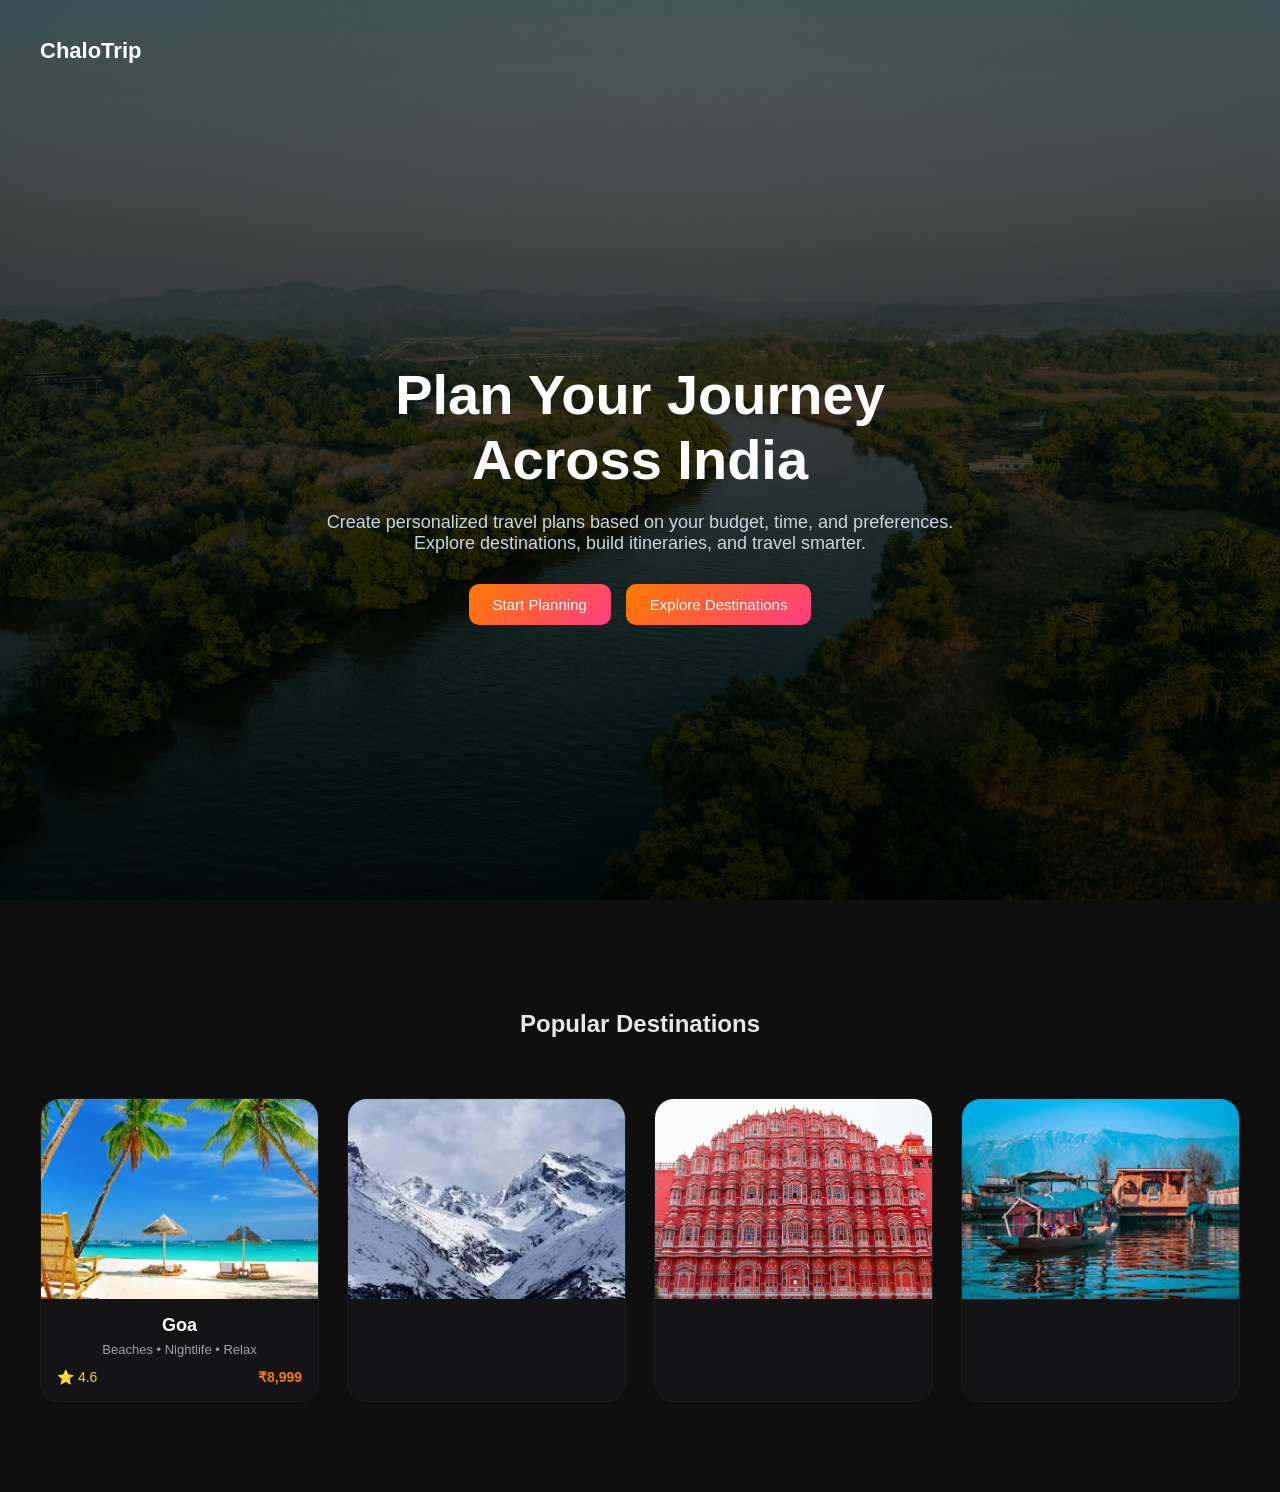
<file: index.html>
<!DOCTYPE html>
<html lang="en">
<head>
    <title>ChaloTrip</title>
    <link rel="stylesheet" href="style.css">
    <meta name="viewport" content="width=device-width, initial-scale=1.0">
</head>

<body>

    <!-- HEADER -->
    <header class="header">
        <h2 class="logo">ChaloTrip</h2>
    </header>

    <!-- HERO -->
    <section class="hero">

        <div class="hero-content">
            <h1>Plan Your Journey Across India</h1>

            <p>
                Create personalized travel plans based on your budget, time, and preferences.
                Explore destinations, build itineraries, and travel smarter.
            </p>

            <div class="buttons">
                <button onclick="scrollToDest()">Start Planning</button>
                <button class="secondary" onclick="scrollToDest()">Explore Destinations</button>
            </div>
        </div>

    </section>

    <!-- DESTINATIONS -->
    <section class="destinations" id="destinations">
        <h2>Popular Destinations</h2>

        <div class="card-container">

            <!-- GOA -->
            <div class="card" onclick="goTo('goa.html')">

    <div class="card-image">
        <img src="images/goa img.jpg">
    </div>

    <div class="card-content">
        <h3>Goa</h3>
        <p>Beaches • Nightlife • Relax</p>
        <div class="card-info">
            <span>⭐ 4.6</span>
            <span>₹8,999</span>
        </div>
    </div>

</div>

            <!-- MANALI -->
            <div class="card" onclick="goTo('manali.html')">
                <div class="card-image">
                    <img src="images/manali img.jpg">
                    <div class="overlay"></div>
                    <div class="card-title">Manali</div>
                </div>
            </div>

            <!-- JAIPUR -->
            <div class="card" onclick="goTo('jaipur.html')">
                <div class="card-image">
                    <img src="images/jaipur img.jpg">
                    <div class="overlay"></div>
                    <div class="card-title">Jaipur</div>
                </div>
            </div>

            <!-- KASHMIR -->
            <div class="card" onclick="goTo('kashmir.html')">
                <div class="card-image">
                    <img src="images/kashmir img.jpg">
                    <div class="overlay"></div>
                    <div class="card-title">Kashmir</div>
                </div>
            </div>

        </div>
    </section>

    <script>
        function goTo(page) {
            window.location.href = page;
        }

        function scrollToDest() {
            document.getElementById("destinations").scrollIntoView({
                behavior: "smooth"
            });
        }
    </script>

</body>
</html>
</file>
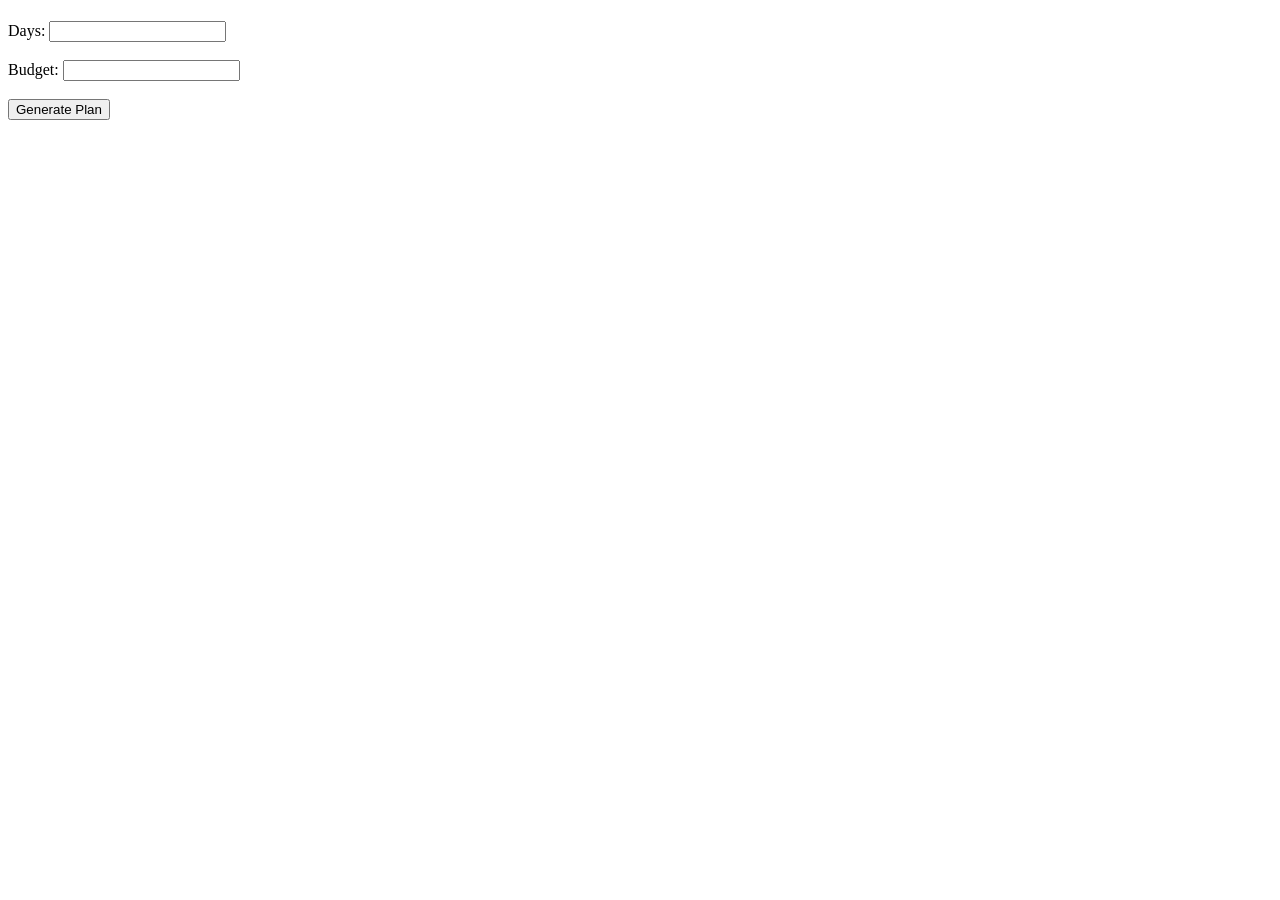
<file: goa.html>
<!DOCTYPE html>
<html>
<head>
    <title>Trip Planner - PlanMyYatra</title>
</head>
<body>

<h1 id="title"></h1>

<label>Days:</label>
<input type="number" id="days"><br><br>

<label>Budget:</label>
<input type="number" id="budget"><br><br>

<button onclick="generate()">Generate Plan</button>

<div id="result"></div>

<script>

// GET PLACE FROM URL
const params = new URLSearchParams(window.location.search);
const place = params.get("place");

document.getElementById("title").innerText = place.toUpperCase() + " Trip Planner";

// GENERATE PLAN
function generate() {
    let days = document.getElementById("days").value;
    let result = document.getElementById("result");

    if(place === "goa"){
        if(days == 3){
            result.innerHTML = `
            <h3>3-Day Goa Plan</h3>
            Day 1: Beach + Hotel<br>
            Day 2: Water Sports + Fort<br>
            Day 3: Shopping + Return
            `;
        }
    }

    else if(place === "manali"){
        result.innerHTML = `
        <h3>Manali Plan</h3>
        Day 1: Arrival + Mall Road<br>
        Day 2: Solang Valley + Snow Activities<br>
        Day 3: Rohtang Pass + Return
        `;
    }

    else if(place === "jaipur"){
        result.innerHTML = `
        <h3>Jaipur Plan</h3>
        Day 1: Amber Fort + City Palace<br>
        Day 2: Hawa Mahal + Markets<br>
        Day 3: Local Shopping + Return
        `;
    }

    else if(place === "kashmir"){
        result.innerHTML = `
        <h3>Kashmir Plan</h3>
        Day 1: Srinagar + Dal Lake<br>
        Day 2: Gulmarg Snow + Gondola<br>
        Day 3: Pahalgam + Return
        `;
    }

    else {
        result.innerHTML = "Plan not available.";
    }
}

</script>

</body>
</html>
</file>
<file: style.css>
/* PREVENT HORIZONTAL SCROLL */
html, body {
    overflow-x: hidden;
}

/* BODY */
body {
    margin: 0;
    padding: 0;
    font-family: 'Poppins', sans-serif;

    background: #0b0b0c;
    color: #e5e7eb;
}

/* SOFT BACKGROUND GLOW */
body::before {
    content: "";
    position: fixed;
    width: 100%;
    height: 100%;

    background: radial-gradient(
        circle at 30% 20%,
        rgba(255, 122, 0, 0.08),
        transparent 60%
    );

    z-index: -1;
}

/* HEADER */
.header {
    position: absolute;
    top: 0;
    width: 100%;
    padding: 20px 40px;

    display: flex;
    justify-content: space-between;
    align-items: center;

    z-index: 100;
}

/* LOGO */
.logo {
    color: white;
    font-size: 22px;
    font-weight: 600;
}

/* HERO */
.hero {
    position: relative;
    height: 100vh;

    background:
        linear-gradient(rgba(0,0,0,0.6), rgba(0,0,0,0.85)),
        url('images/india img.jpg');

    background-size: cover;
    background-position: center;
    background-repeat: no-repeat;

    display: flex;
    justify-content: center;
    align-items: center;
    text-align: center;
}

/* HERO CONTENT */
.hero-content {
    max-width: 650px;
    margin-top: 40px;
}

.hero-content h1 {
    font-size: 56px;
    margin-bottom: 20px;
    color: white;
}

.hero-content p {
    font-size: 18px;
    color: #cbd5e1;
    margin-bottom: 30px;
}

/* BUTTONS */
.buttons {
    display: flex;
    justify-content: center;
    gap: 15px;
}

.buttons button {
    padding: 12px 24px;
    border-radius: 10px;
    border: none;
    cursor: pointer;

    background: linear-gradient(135deg, #ff7a00, #ff3d81);
    color: white;
    font-size: 15px;

    transition: 0.3s;
}

.buttons button:hover {
    transform: translateY(-3px);
    box-shadow: 0 0 25px rgba(255, 61, 129, 0.6);
}

/* DESTINATIONS */
.destinations {
    padding: 90px 40px;
    text-align: center;

    background: #0f0f10;
}

/* GRID */
.card-container {
    display: grid;
    grid-template-columns: repeat(4, 1fr);
    gap: 28px;
    padding-top: 40px;
}

/* CARD */
.card {
    border-radius: 20px;
    overflow: hidden;
    cursor: pointer;

    background: #141416;
    border: 1px solid rgba(255,255,255,0.04);

    transition: all 0.35s ease;
}

/* IMAGE */
.card-image {
    width: 100%;
    height: 200px;
    overflow: hidden;
}

.card-image img {
    width: 100%;
    height: 100%;
    object-fit: cover;
    transition: 0.5s ease;
}

/* CONTENT */
.card-content {
    padding: 16px;
}

/* TITLE */
.card-content h3 {
    margin: 0;
    font-size: 18px;
    font-weight: 600;
    color: white;
}

/* DESCRIPTION */
.card-content p {
    margin: 6px 0 12px;
    font-size: 13px;
    color: #a1a1aa;
}

/* INFO ROW */
.card-info {
    display: flex;
    justify-content: space-between;
    align-items: center;
    font-size: 14px;
}

/* RATING */
.card-info span:first-child {
    color: #facc15;
    font-weight: 500;
}

/* PRICE */
.card-info span:last-child {
    color: #ff7a00;
    font-weight: 600;
}

/* HOVER */
.card:hover {
    transform: translateY(-12px);
    box-shadow:
        0 25px 50px rgba(0,0,0,0.6),
        0 0 30px rgba(255, 122, 0, 0.12);
}

.card:hover img {
    transform: scale(1.1);
}

/* TABLET */
@media (max-width: 1024px) {
    .card-container {
        grid-template-columns: repeat(3, 1fr);
    }
}

/* MOBILE */
@media (max-width: 768px) {

    .header {
        padding: 15px 20px;
    }

    .logo {
        font-size: 18px;
    }

    .hero {
        height: auto;
        padding: 100px 20px;
    }

    .hero-content h1 {
        font-size: 32px;
    }

    .hero-content p {
        font-size: 14px;
    }

    .buttons {
        flex-direction: column;
    }

    .buttons button {
        width: 100%;
    }

    .destinations {
        padding: 60px 20px;
    }

    .card-container {
        grid-template-columns: repeat(2, 1fr);
        gap: 18px;
    }
}
</file>
